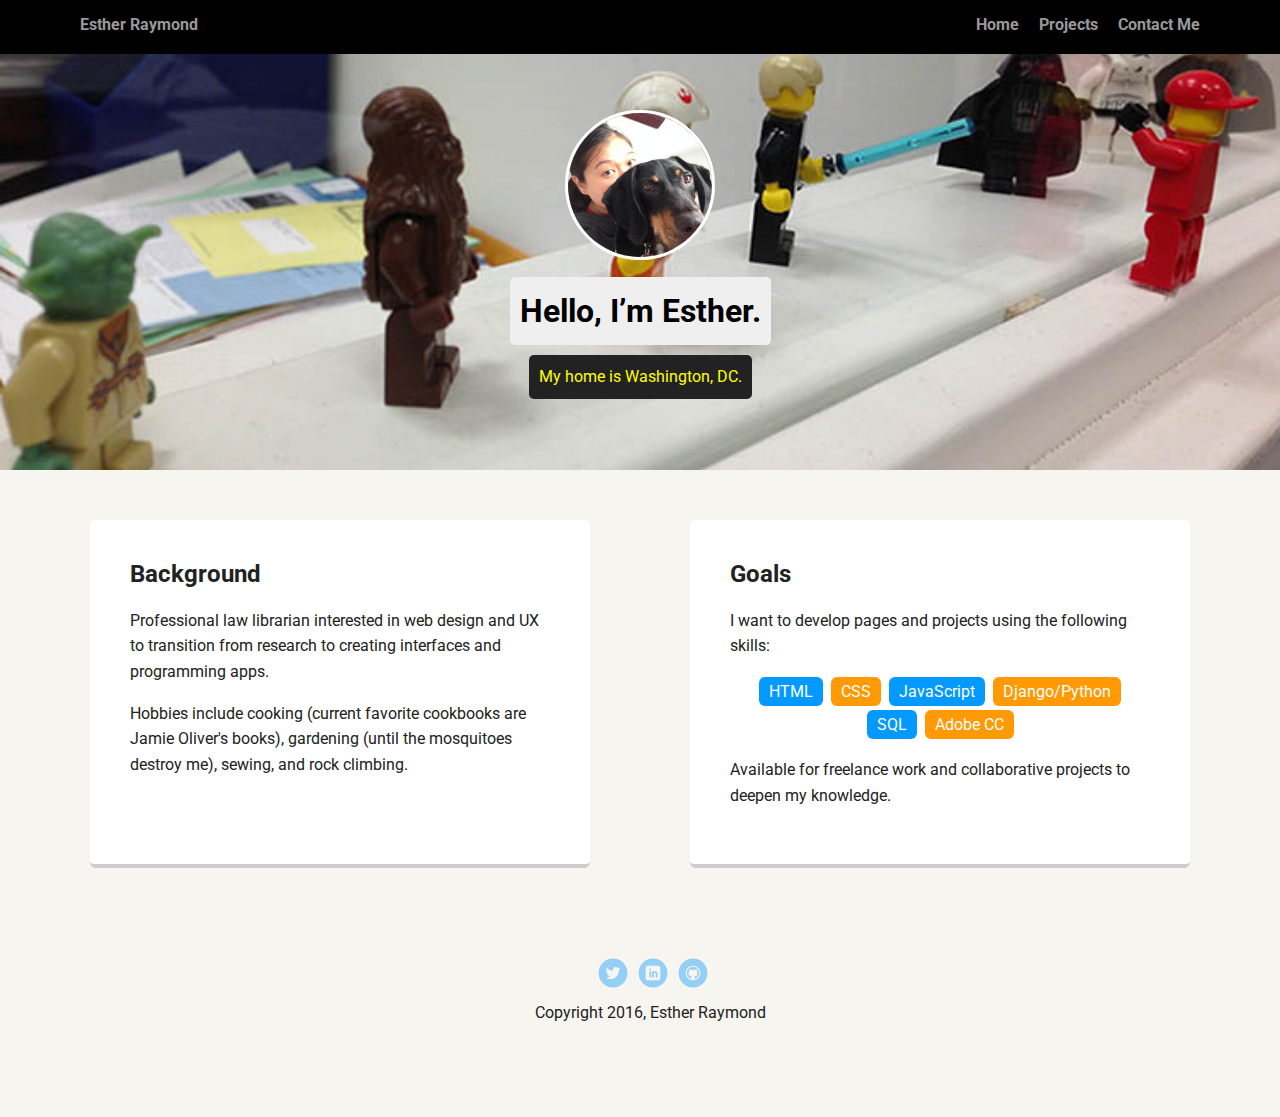
<file: index.html>
<!doctype html>
<html lang="en">
<head>
  <meta charset="utf-8">
  <title>Esther Raymond's Profile</title>
  <meta name="viewport" content="width=device-width, initial-scale=1.0">
  <link rel="stylesheet" href="styles.css">
  <link href="https://fonts.googleapis.com/css?family=Muli%7CRoboto:400,300,500,700,900" rel="stylesheet"></head>
  <body>

    <div class="main-nav">
        <ul class="nav">
          <li class="name"><a href="index.html">Esther Raymond</a></li>
          <li><a href="index.html">Home</a></li>
          <li><a href="Projects.html">Projects</a></li>
          <li><a href="Contact.html">Contact Me</a></li>
        </ul>
    </div>

    <header>
      <img src="images/MePorkChop.jpg" alt="Image of Esther and Pork Chop" class="profile-image">
      <h1 class="tag name">Hello, I’m Esther.</h1>
      <p class="tag location">My home is Washington, DC.</p>
    </header>

    <main class="flex">
      <div class="card">
        <h2>Background</h2>
        <p>Professional law librarian interested in web design and UX to transition from research to creating interfaces and programming apps. </p>
        <p>Hobbies include cooking (current favorite cookbooks are Jamie Oliver's books), gardening (until the mosquitoes destroy me), sewing, and rock climbing.</p>
      </div> 

      <div class="card">
        <h2>Goals</h2>
        <p>I want to develop pages and projects using the following skills:</p>
        <ul class="skills">
          <li>HTML</li>
          <li>CSS</li>
          <li>JavaScript</li>
          <li>Django/Python</li>
          <li>SQL</li>
          <li>Adobe CC</li>
        </ul>
        <p>Available for freelance work and collaborative projects to deepen my knowledge. </p>
      </div> 

    </main>
    <footer>
      <ul>
        <li><a href="https://twitter.com/sora_no_shi88" class="social twitter">Twitter</a></li>
        <li><a href="https://www.linkedin.com/in/raymondesther" class="social linkedin">LinkedIn</a></li>
        <li><a href="https://github.com/soranoshi/treehouse.git" class="social github">Github</a></li>
      </ul>
      <p class="copyright">Copyright 2016, Esther Raymond</p>
    </footer>
  </body>
  </html>
</file>
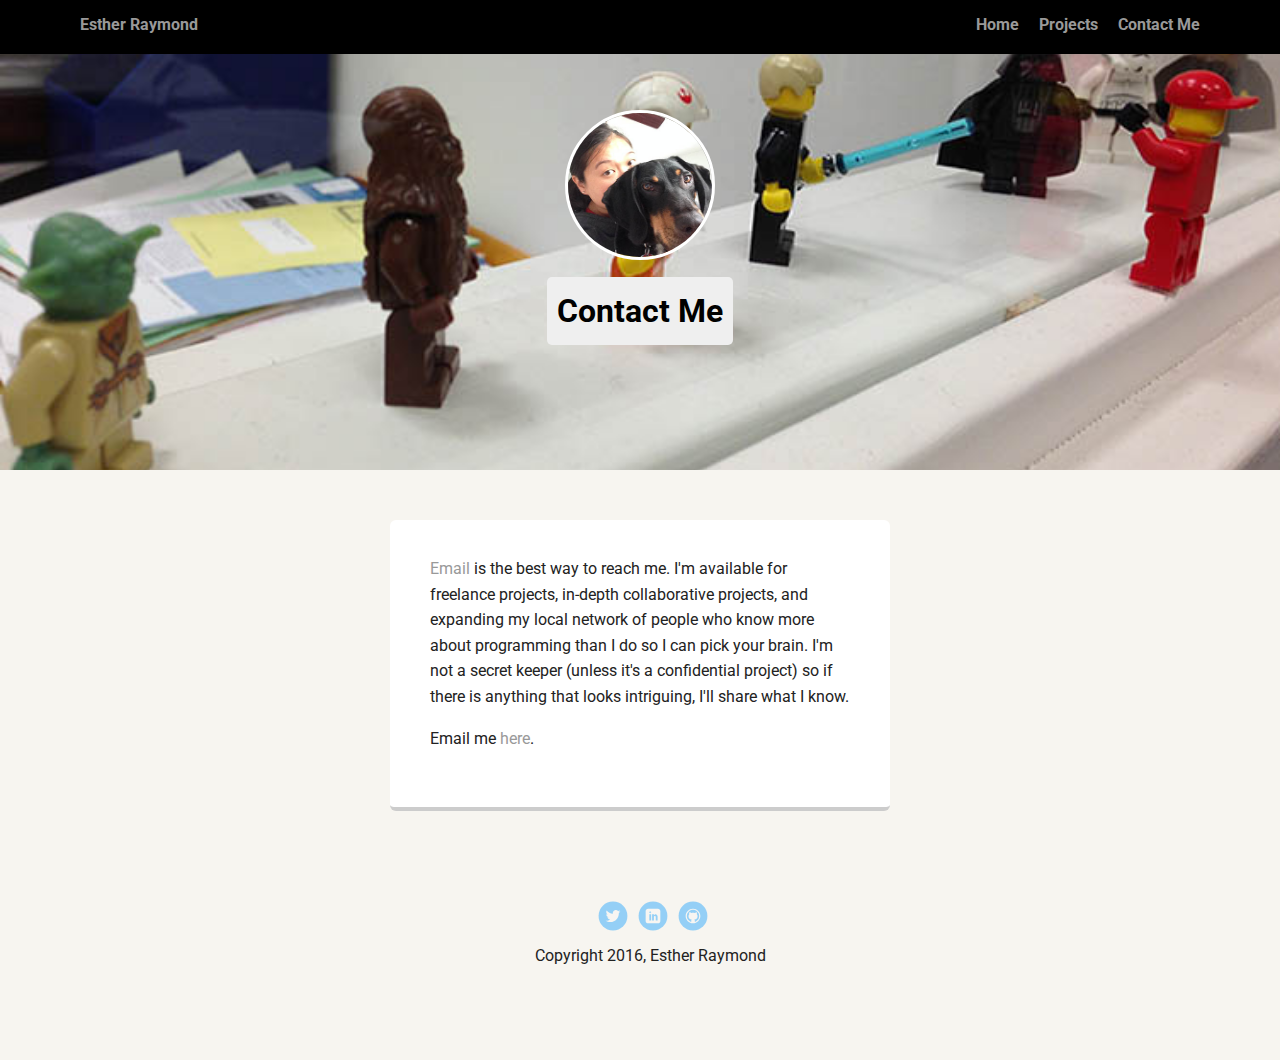
<file: Contact.html>
<!doctype html>
<html lang="en">
<head>
  <meta charset="utf-8">
  <title>Esther Raymond's Contact Info</title>
  <meta name="viewport" content="width=device-width, initial-scale=1.0">
  <link rel="stylesheet" href="styles.css">
  <link href="https://fonts.googleapis.com/css?family=Muli%7CRoboto:400,300,500,700,900" rel="stylesheet"></head>
  <body>

    <div class="main-nav">
        <ul class="nav">
          <li class="name"><a href="index.html">Esther Raymond</a></li>
          <li><a href="index.html">Home</a></li>
          <li><a href="Projects.html">Projects</a></li>
          <li><a href="Contact.html">Contact Me</a></li>
        </ul>
    </div>

    <header>
      <img src="images/MePorkChop.jpg" alt="Image of Esther and Pork Chop" class="profile-image">
      <h1 class="tag name">Contact Me</h1>   
    </header>

    <main class="flex">
      <div class="card">
         <p><a href="mailto:esther.raymond@outlook.com">Email</a> is the best way to reach me. I'm available for freelance projects, in-depth collaborative projects, and expanding my local network of people who know more about programming than I do so I can  pick your brain. I'm not a secret keeper (unless it's a confidential project) so if there is anything that looks intriguing, I'll share what I know.</p>
        <p>Email me <a href="mailto:esther.raymond@outlook.com">here</a>.</p>
      </div>

    </main>
    <footer>
      <ul>
        <li><a href="https://twitter.com/sora_no_shi88" class="social twitter">Twitter</a></li>
        <li><a href="https://www.linkedin.com/in/raymondesther" class="social linkedin">LinkedIn</a></li>
        <li><a href="https://github.com/soranoshi/treehouse.git" class="social github">Github</a></li>
      </ul>
      <p class="copyright">Copyright 2016, Esther Raymond</p>
    </footer>
    </body>
  </html>
</file>
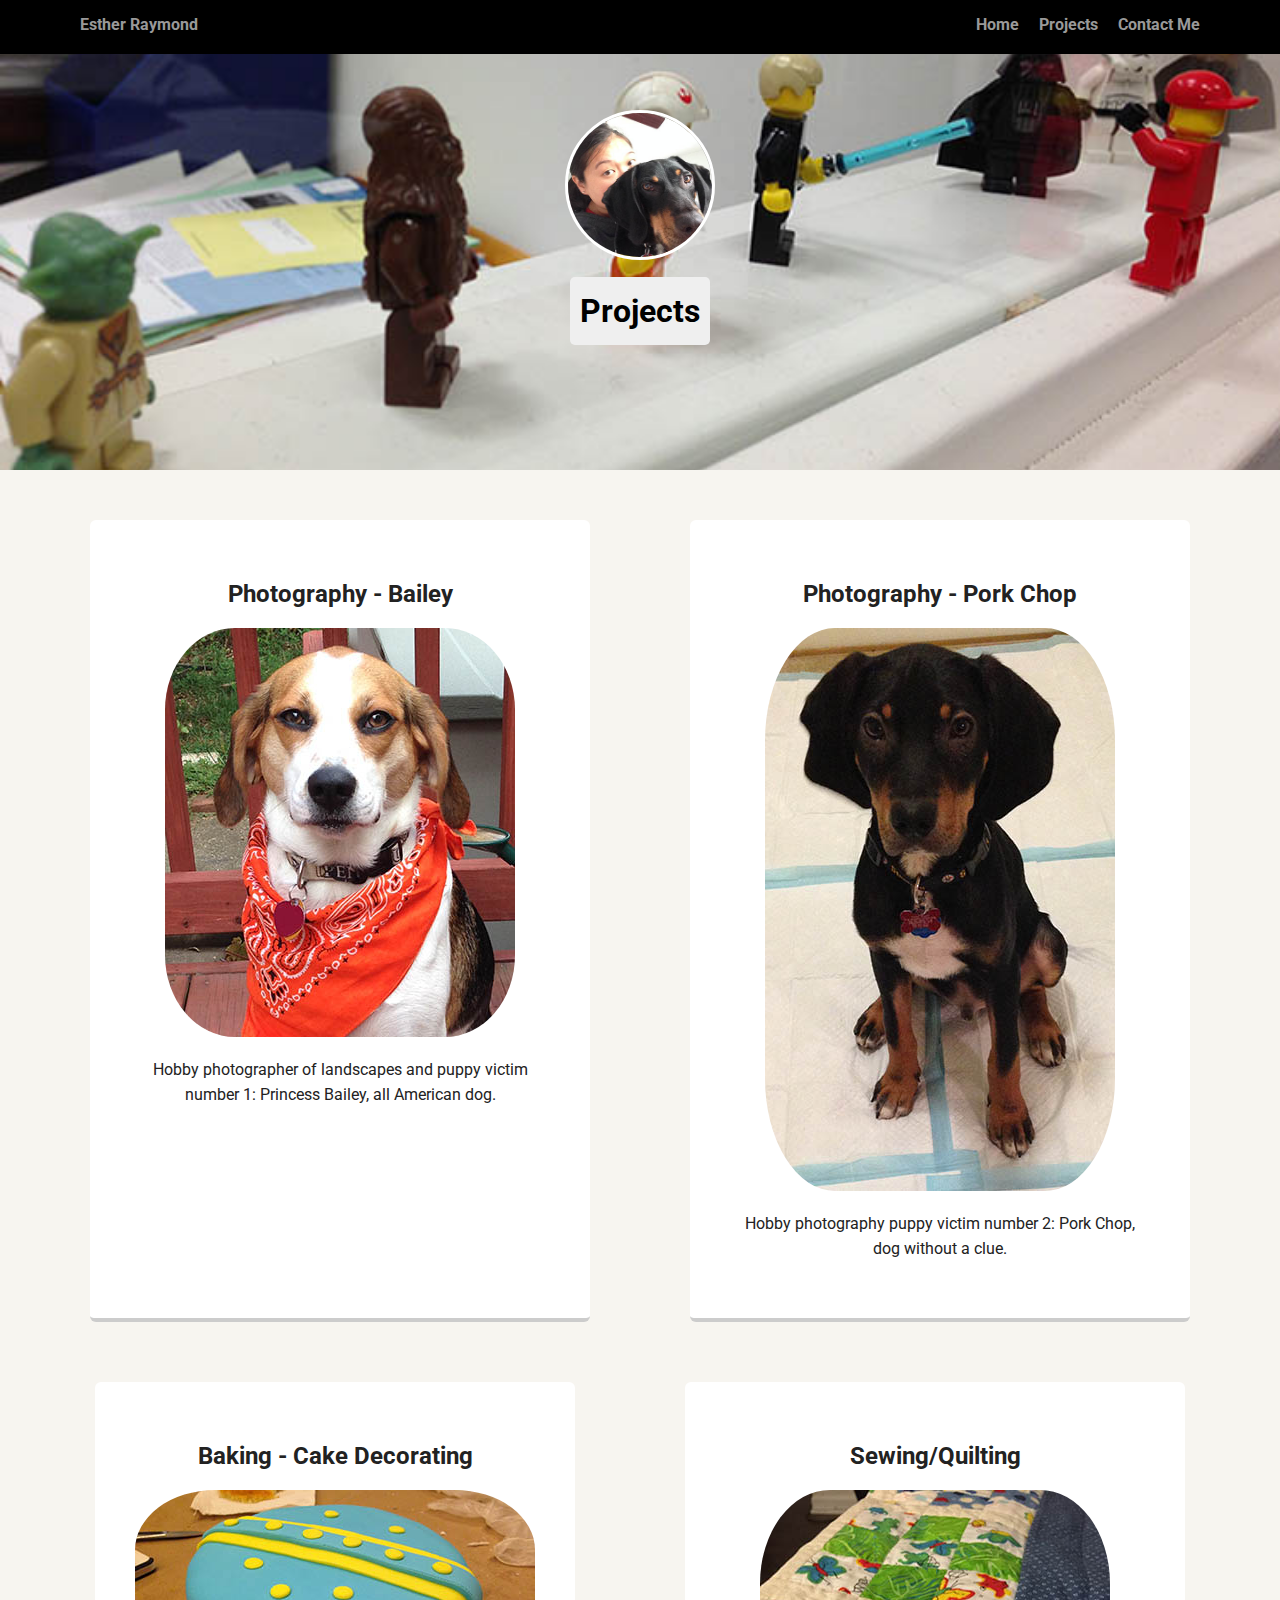
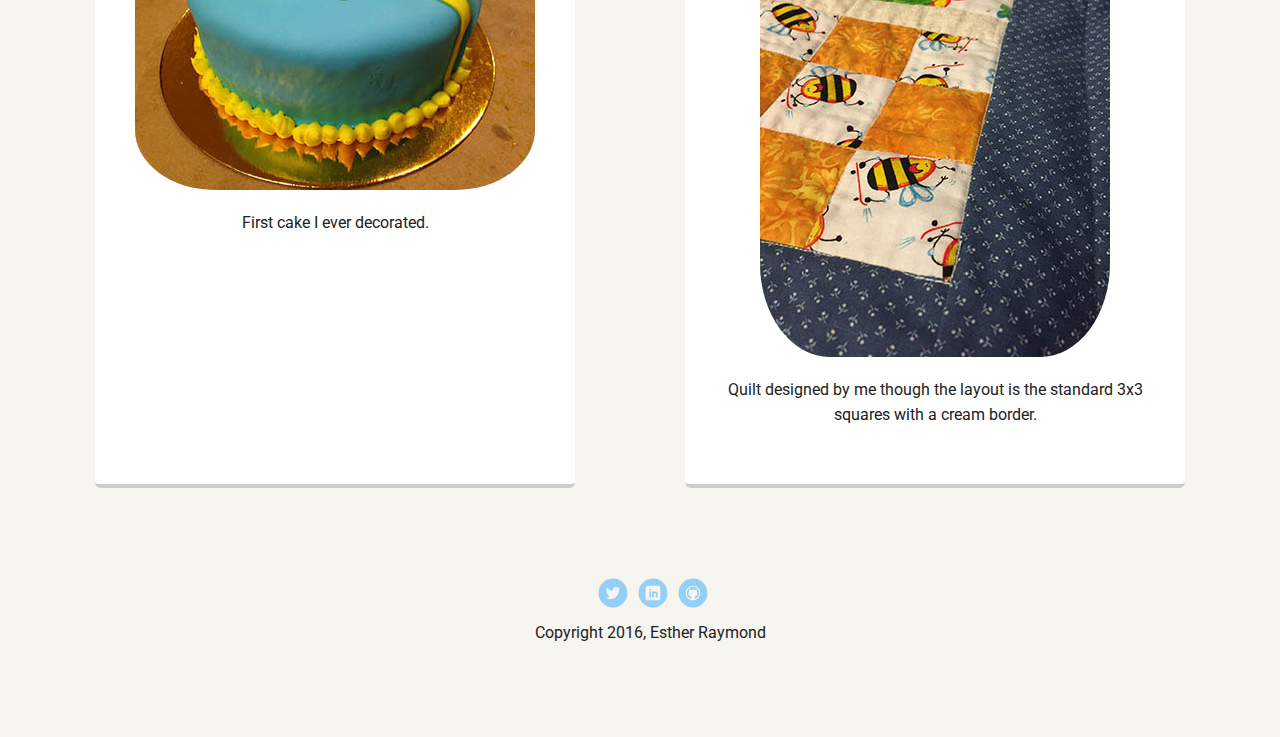
<file: Projects.html>
<!doctype html>
<html lang="en">
<head>
  <meta charset="utf-8">
  <title>Esther Raymond's Projects</title>
  <meta name="viewport" content="width=device-width, initial-scale=1.0">
  <link rel="stylesheet" href="styles.css">
  <link href="https://fonts.googleapis.com/css?family=Muli%7CRoboto:400,300,500,700,900" rel="stylesheet"></head>
  <body>

    <div class="main-nav">
        <ul class="nav">
          <li class="name"><a href="index.html">Esther Raymond</a></li>
          <li><a href="index.html">Home</a></li>
          <li><a href="Projects.html">Projects</a></li>
          <li><a href="Contact.html">Contact Me</a></li>
        </ul>
    </div>
    
    <header>
      <img src="images/MePorkChop.jpg" alt="Image of Esther and Pork Chop" class="profile-image">
      <h1 class="tag name">Projects</h1>
    </header>
    
    <main class="flex-gallery">
      <div class="gallery">
        <h2>Photography - Bailey</h2>
        <img src="images/Bailey.jpg" alt="Image of Bailey, a Dog" class="gallery-image">
        <p>Hobby photographer of landscapes and puppy victim number 1: Princess Bailey, all American dog.</p> 
      </div>
  
      <div class="gallery">
        <h2>Photography - Pork Chop</h2>
        <img src="images/pcone.jpg" alt="Image of Pork Chop, a Dog" class="gallery-image">
        <p>Hobby photography puppy victim number 2: Pork Chop, dog without a clue.</p> 
      </div>

      <div class="gallery">
        <h2>Baking - Cake Decorating</h2>
        <img src="images/cake_1.jpg" alt="Image of a decorated cake" class="gallery-image">
        <p>First cake I ever decorated.</p> 
      </div>

      <div class="gallery">
        <h2>Sewing/Quilting</h2>
        <img src="images/hobbyquilt.jpg" alt="Image of a quilt" class="gallery-image">
        <p>Quilt designed by me though the layout is the standard 3x3 squares with a cream border.</p> 
      </div>
    </main>

    <footer>
      <ul>
        <li><a href="https://twitter.com/sora_no_shi88" class="social twitter">Twitter</a></li>
        <li><a href="https://www.linkedin.com/in/raymondesther" class="social linkedin">LinkedIn</a></li>
        <li><a href="https://github.com/soranoshi/treehouse.git" class="social github">Github</a></li>
      </ul>
      <p class="copyright">Copyright 2016, Esther Raymond</p>
    </footer>
    </body>
  </html>
</file>
<file: styles.css>
/* Global Layout Set-up */
* { 
  box-sizing: border-box;
}
  
body {
  margin: 0;
  padding: 0;
  text-align: center;
  font-family: 'Roboto', sans-serif;
  color: #222;
  background: #f7f5f0;
}
/* Link Styles */

a {
  text-decoration: none;
  color: #999;
}
a:hover {
  color: #6633ff;
}

/* Section Styles */

.main-nav {
  width: 100%;
  background: black;
  min-height: 30px;
  padding: 10px;
  position: fixed;
  text-align: center;
}
.nav {
  display: flex;
  justify-content: space-around;
  font-weight: 700;
  list-style-type: none;
  margin: 0 auto;
  padding: 0;
}

.nav .name {
    display: block;
    margin-right: auto;
    color: white;
}
.nav li {
  padding: 5px 10px 10px 10px;
}
.nav a {
  transition: all .5s;
}
.nav a:hover {
  color: white
}

header {
  text-align: center;
  background: url('images/background.jpg') no-repeat top center;
  background-size: cover;
  overflow: hidden;
  padding-top: 60px;
}
header {
  line-height: 1.5;
}
header .profile-image {
  margin-top: 50px;
  width: 150px;
  height: 150px;
  border-radius: 50%;
  border: 3px solid white;
  transition: all .5s;
}
header .profile-image:hover {
  transform: scale(1.2) rotate(5deg);
}
.tag {
  background-color: #efefef;
  color: black;
  padding: 10px;
  border-radius: 5px;
  display: table;
  margin: 10px auto;
} 
.location {
  background-color: #222;
  color: yellow;
}
.card {
  margin: 30px;
  padding: 20px 40px 40px;
  max-width: 500px;
  text-align: left;
  background: #fff;
  border-bottom: 4px solid #ccc;
  border-radius: 6px;
  transition: all .5s;
}
.card:hover {
  border-color: #ff99ff;
}

.flex-gallery {
  display: -ms-flexbox;      /* TWEENER - IE 10 */
  display: flex; 
  max-width: 1200px;
  flex-direction: row;
  flex-wrap: wrap;
  -ms-flex-pack: distribute;
  justify-content: space-around;
  margin: 0 auto;
}

.gallery {
  margin: 30px;
  padding: 40px 40px 40px 40px;
  border-radius: 25%;
  max-width: 500px;
  text-align: center;
  background: #fff;
  border-bottom: 4px solid #ccc;
  border-radius: 6px;
  transition: all .5s;
}

.gallery-image {
  border-radius: 20%;
}

ul.skills {
  padding: 0;
  text-align: center;
}

.skills li {
  border-radius: 6px;
  display: inline-block;
  background: #ff9904;
  color: white;
  padding: 5px 10px;
  margin: 2px;
}

.skills li:nth-child(odd) {
  background: #0399ff;
}

footer {
  width: 100%;
  min-height: 30px;
  padding: 20px 0 40px 20px;
}

footer .copyright {
  top: -8px;
  font-size: .75em;
}

footer ul {
  list-style-type: none;
  margin: 0;
  padding: 0;
}

footer ul li {
  display: inline-block;
}

a.social {
  display: inline-block;
  text-indent: -9999px;
  margin-left: 5px;
  width: 30px;
  height: 30px;
  background-size: 30px 30px;
  opacity: .4;
  transition: all .5s;
}
a.twitter {
  background-image: url(images/twitter.svg);
}
a.linkedin {
  background-image: url(images/linkedin.svg);
}
a.github {
  background-image: url(images/github.svg);
}
a.social:hover {
  opacity: 1;
}
.clearfix {
  clear: both;
}

/* Styles for larger screens */
@media screen and (min-width: 720px) {
  
  .flex {
      display: -ms-flexbox;      /* TWEENER - IE 10 */
      display: flex; 
      max-width: 1200px;
      -ms-flex-pack: distribute;
      justify-content: space-around;
      margin: 0 auto;
  }

  header {
    min-height: 470px;
  }

  .nav {
    max-width: 1200px;
    padding: 0 30px;
  }


  main {
    padding-top: 20px;
  }

  main p {
    line-height: 1.6em;
  }

  footer {
    font-size: 1.3em;
    max-width: 1200px;
    margin: 40px auto;
  }

}
</file>
